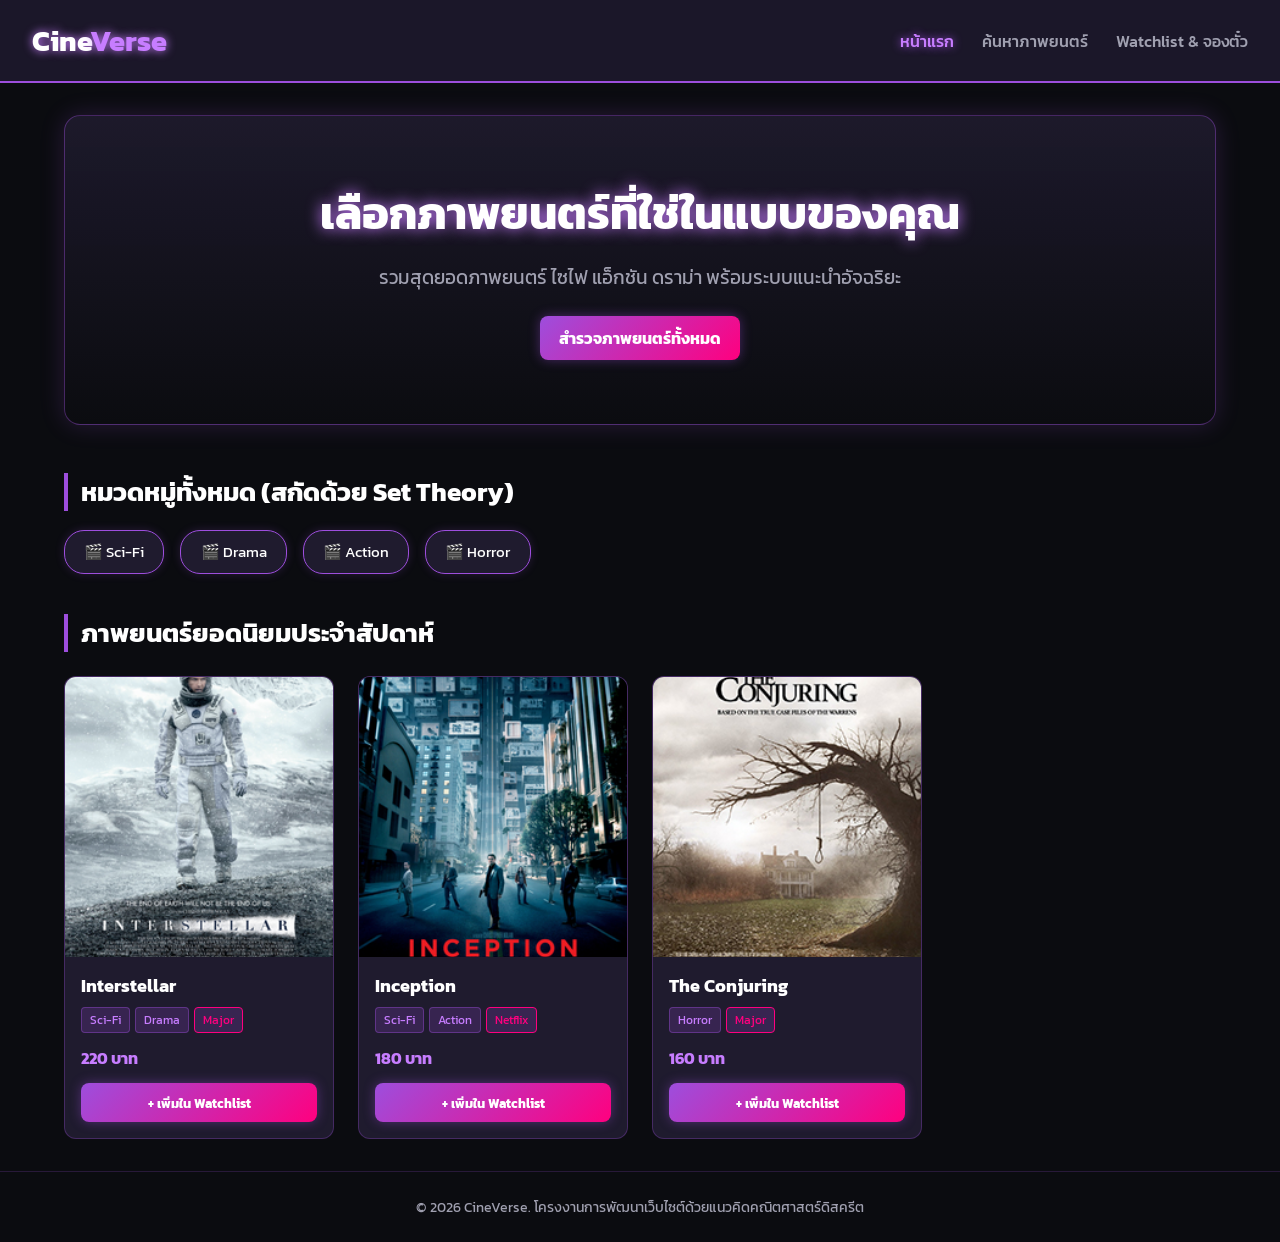
<file: index.html>
<!DOCTYPE html>
<html lang="th">
<head>
  <meta charset="UTF-8">
  <meta name="viewport" content="width=device-width, initial-scale=1.0">
  <title>CineVerse - ค้นพบภาพยนตร์ที่คุณชื่นชอบ</title>
  <link rel="stylesheet" href="style.css">
  <link rel="preconnect" href="https://fonts.googleapis.com">
  <link rel="preconnect" href="https://fonts.gstatic.com" crossorigin>
  <link href="https://fonts.googleapis.com/css2?family=Kanit:wght@300;400;600;700&display=swap" rel="stylesheet">
  <style>
    .hero {
      background: linear-gradient(180deg, rgba(31, 27, 46, 0.9), var(--bg-color)), url('https://images.unsplash.com/photo-1489599849927-2ee91cede3ba?w=1200&auto=format&fit=crop&q=80') center/cover;
      padding: 4rem 2rem;
      border-radius: 16px;
      text-align: center;
      margin-bottom: 3rem;
      border: 1px solid rgba(157, 78, 221, 0.4);
      box-shadow: 0 0 25px rgba(157, 78, 221, 0.2);
    }
    .hero h1 {
      font-size: 2.8rem;
      margin-bottom: 1rem;
      text-shadow: 0 0 15px var(--neon-glow);
    }
    .hero p {
      color: var(--text-sub);
      font-size: 1.2rem;
      margin-bottom: 1.5rem;
    }
    .category-container {
      display: flex;
      flex-wrap: wrap;
      gap: 1rem;
      margin-bottom: 2.5rem;
    }
    .cat-badge {
      background: var(--card-bg);
      border: 1px solid var(--neon-purple);
      padding: 0.6rem 1.2rem;
      border-radius: 20px;
      color: #fff;
      font-size: 0.95rem;
      box-shadow: 0 0 10px rgba(157, 78, 221, 0.2);
    }
    .section-title {
      font-size: 1.6rem;
      border-left: 4px solid var(--neon-purple);
      padding-left: 0.8rem;
      margin-bottom: 1.2rem;
    }
  </style>
</head>
<body>

  <header>
    <a href="index.html" class="logo">Cine<span>Verse</span></a>
    <nav>
      <a href="index.html" class="active">หน้าแรก</a>
      <a href="products.html">ค้นหาภาพยนตร์</a>
      <a href="checkout.html">Watchlist & จองตั๋ว</a>
    </nav>
  </header>

  <main class="container">
    <!-- Hero Banner -->
    <section class="hero">
      <h1>เลือกภาพยนตร์ที่ใช่ในแบบของคุณ</h1>
      <p>รวมสุดยอดภาพยนตร์ ไซไฟ แอ็กชัน ดราม่า พร้อมระบบแนะนำอัจฉริยะ</p>
      <a href="products.html" class="btn" style="text-decoration: none; display: inline-block;">สำรวจภาพยนตร์ทั้งหมด</a>
    </section>

    <!-- Discrete Math: Set of Categories -->
    <section>
      <h2 class="section-title">หมวดหมู่ทั้งหมด (สกัดด้วย Set Theory)</h2>
      <div id="categoryList" class="category-container">
        <!-- Render ผ่าน JS จาก new Set() -->
      </div>
    </section>

    <!-- หนังแนะนำเด่น -->
    <section>
      <h2 class="section-title">ภาพยนตร์ยอดนิยมประจำสัปดาห์</h2>
      <div id="featuredMovies" class="movie-grid">
        <!-- Render ผ่าน JS -->
      </div>
    </section>
  </main>

  <footer>
    <p>© 2026 CineVerse. โครงงานการพัฒนาเว็บไซต์ด้วยแนวคิดคณิตศาสตร์ดิสครีต</p>
  </footer>

  <script src="common.js"></script>
  <script src="home.js"></script>
</body>
</html>
</file>
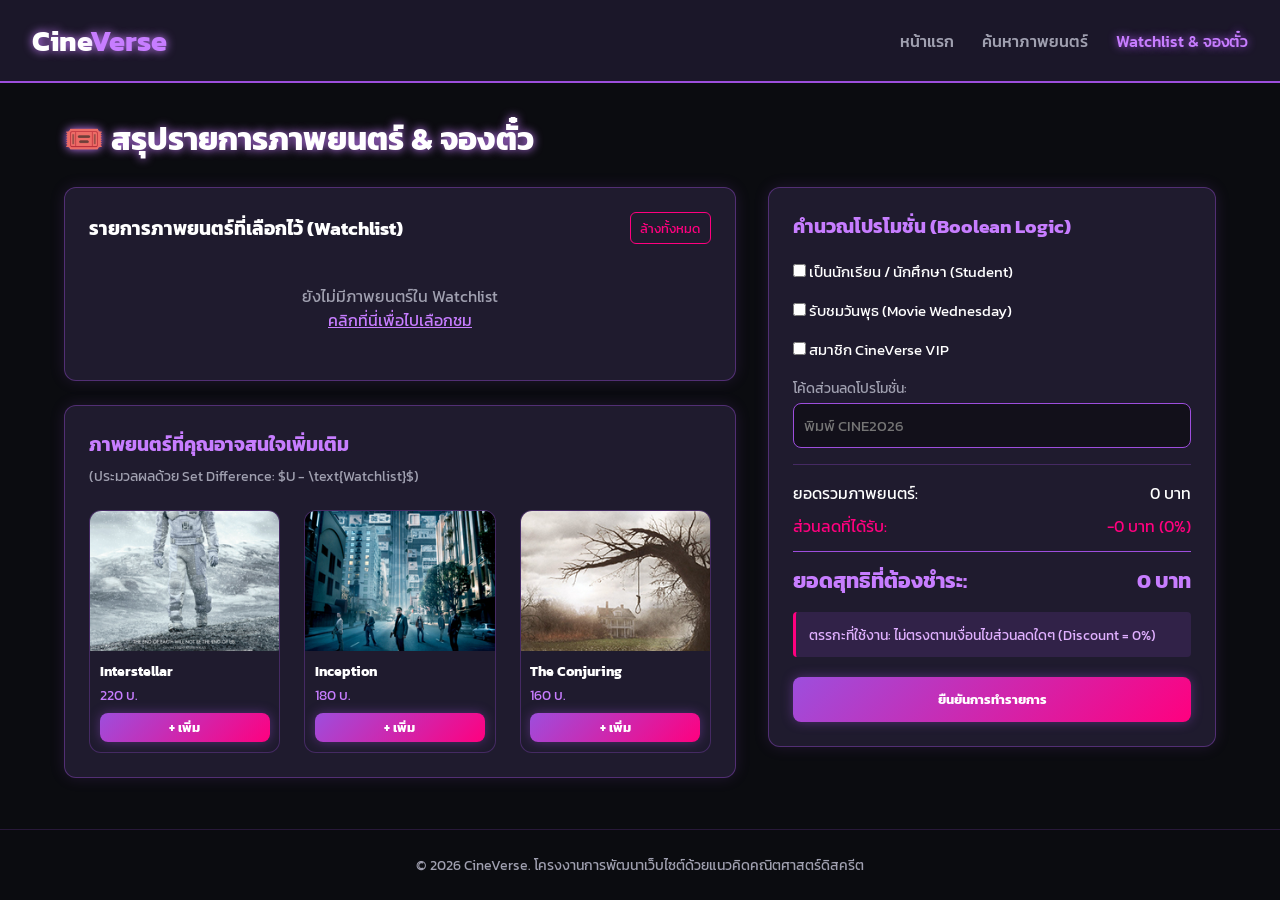
<file: checkout.html>
<!DOCTYPE html>
<html lang="th">
<head>
  <meta charset="UTF-8">
  <meta name="viewport" content="width=device-width, initial-scale=1.0">
  <title>CineVerse - รายการโปรด & คำนวณโปรโมชั่น</title>
  <link rel="stylesheet" href="style.css">
  <link rel="preconnect" href="https://fonts.googleapis.com">
  <link rel="preconnect" href="https://fonts.gstatic.com" crossorigin>
  <link href="https://fonts.googleapis.com/css2?family=Kanit:wght@300;400;600;700&display=swap" rel="stylesheet">
  <style>
    .checkout-layout {
      display: grid;
      grid-template-columns: 1.5fr 1fr;
      gap: 2rem;
    }
    @media (max-width: 768px) {
      .checkout-layout { grid-template-columns: 1fr; }
    }
    .panel {
      background: var(--card-bg);
      border: 1px solid rgba(157, 78, 221, 0.4);
      padding: 1.5rem;
      border-radius: 12px;
      box-shadow: 0 0 15px rgba(157, 78, 221, 0.15);
    }
    .watchlist-item {
      display: flex;
      justify-content: space-between;
      align-items: center;
      padding: 0.8rem 0;
      border-bottom: 1px solid rgba(157, 78, 221, 0.2);
    }
    .form-group {
      margin-bottom: 1rem;
    }
    .form-group label {
      display: block;
      margin-bottom: 0.3rem;
      font-size: 0.9rem;
      color: var(--text-sub);
    }
    .checkbox-label {
      display: flex;
      align-items: center;
      gap: 0.5rem;
      cursor: pointer;
      color: #fff !important;
      font-size: 0.95rem !important;
    }
    input[type="text"] {
      width: 100%;
      padding: 0.6rem;
      border-radius: 8px;
      border: 1px solid var(--neon-purple);
      background: #12101a;
      color: #fff;
      font-size: 0.95rem;
      outline: none;
    }
    .summary-row {
      display: flex;
      justify-content: space-between;
      margin: 0.6rem 0;
      font-size: 1rem;
    }
    .total-row {
      font-size: 1.3rem;
      font-weight: bold;
      color: var(--neon-glow);
      border-top: 1px solid var(--neon-purple);
      padding-top: 0.8rem;
      margin-top: 0.8rem;
    }
    .logic-box {
      margin-top: 1rem;
      padding: 0.8rem;
      background: rgba(157, 78, 221, 0.15);
      border-left: 3px solid var(--accent-pink);
      border-radius: 4px;
      font-size: 0.85rem;
      color: #e0b0ff;
    }
  </style>
</head>
<body>

  <header>
    <a href="index.html" class="logo">Cine<span>Verse</span></a>
    <nav>
      <a href="index.html">หน้าแรก</a>
      <a href="products.html">ค้นหาภาพยนตร์</a>
      <a href="checkout.html" class="active">Watchlist & จองตั๋ว</a>
    </nav>
  </header>

  <main class="container">
    <h1 style="margin-bottom: 1.5rem; text-shadow: 0 0 10px var(--neon-glow);">🎟️ สรุปรายการภาพยนตร์ & จองตั๋ว</h1>

    <div class="checkout-layout">
      <!-- ฝั่งซ้าย: Watchlist + ภาพยนตร์แนะนำเพิ่มเติม (Set Difference) -->
      <div>
        <div class="panel" style="margin-bottom: 1.5rem;">
          <div style="display: flex; justify-content: space-between; align-items: center; margin-bottom: 1rem;">
            <h3>รายการภาพยนตร์ที่เลือกไว้ (Watchlist)</h3>
            <button onclick="clearWatchlist()" style="background: transparent; border: 1px solid var(--accent-pink); color: var(--accent-pink); padding: 0.3rem 0.6rem; border-radius: 6px; cursor: pointer;">ล้างทั้งหมด</button>
          </div>
          <div id="watchlistContainer"></div>
        </div>

        <!-- Discrete Math: Set Difference -->
        <div class="panel">
          <h3 style="color: var(--neon-glow); margin-bottom: 0.5rem;">ภาพยนตร์ที่คุณอาจสนใจเพิ่มเติม</h3>
          <p style="font-size: 0.85rem; color: var(--text-sub); margin-bottom: 1rem;">
            (ประมวลผลด้วย Set Difference: $U - \text{Watchlist}$)
          </p>
          <div id="recommendedContainer" class="movie-grid" style="grid-template-columns: repeat(auto-fill, minmax(180px, 1fr));"></div>
        </div>
      </div>

      <!-- ฝั่งขวา: คำนวณส่วนลดด้วย Boolean Logic / If-Else -->
      <div>
        <div class="panel">
          <h3 style="margin-bottom: 1.2rem; color: var(--neon-glow);">คำนวณโปรโมชั่น (Boolean Logic)</h3>

          <div class="form-group">
            <label class="checkbox-label">
              <input type="checkbox" id="studentCheck" onchange="calculateTotal()">
              เป็นนักเรียน / นักศึกษา (Student)
            </label>
          </div>

          <div class="form-group">
            <label class="checkbox-label">
              <input type="checkbox" id="wednesdayCheck" onchange="calculateTotal()">
              รับชมวันพุธ (Movie Wednesday)
            </label>
          </div>

          <div class="form-group">
            <label class="checkbox-label">
              <input type="checkbox" id="vipCheck" onchange="calculateTotal()">
              สมาชิก CineVerse VIP
            </label>
          </div>

          <div class="form-group">
            <label>โค้ดส่วนลดโปรโมชั่น:</label>
            <input type="text" id="couponCode" placeholder="พิมพ์ CINE2026" oninput="calculateTotal()">
          </div>

          <hr style="border: none; border-top: 1px solid rgba(157, 78, 221, 0.3); margin: 1rem 0;">

          <!-- สรุปยอดเงิน -->
          <div class="summary-row">
            <span>ยอดรวมภาพยนตร์:</span>
            <span id="subtotalDisplay">0 บาท</span>
          </div>
          <div class="summary-row" style="color: var(--accent-pink);">
            <span>ส่วนลดที่ได้รับ:</span>
            <span id="discountDisplay">-0 บาท</span>
          </div>
          <div class="summary-row total-row">
            <span>ยอดสุทธิที่ต้องชำระ:</span>
            <span id="finalTotalDisplay">0 บาท</span>
          </div>

          <!-- กล่องอธิบายตรรกะทางคณิตศาสตร์ -->
          <div id="logicExplanation" class="logic-box">
            ตรรกะที่ใช้งาน: ยังไม่มีเงื่อนไขโปรโมชั่นที่ตรงกัน
          </div>

          <button class="btn" style="width: 100%; margin-top: 1.2rem; padding: 0.8rem;" onclick="confirmOrder()">ยืนยันการทำรายการ</button>
        </div>
      </div>
    </div>
  </main>

  <footer>
    <p>© 2026 CineVerse. โครงงานการพัฒนาเว็บไซต์ด้วยแนวคิดคณิตศาสตร์ดิสครีต</p>
  </footer>

  <script src="common.js"></script>
  <script src="checkout.js"></script>
</body>
</html>
</file>
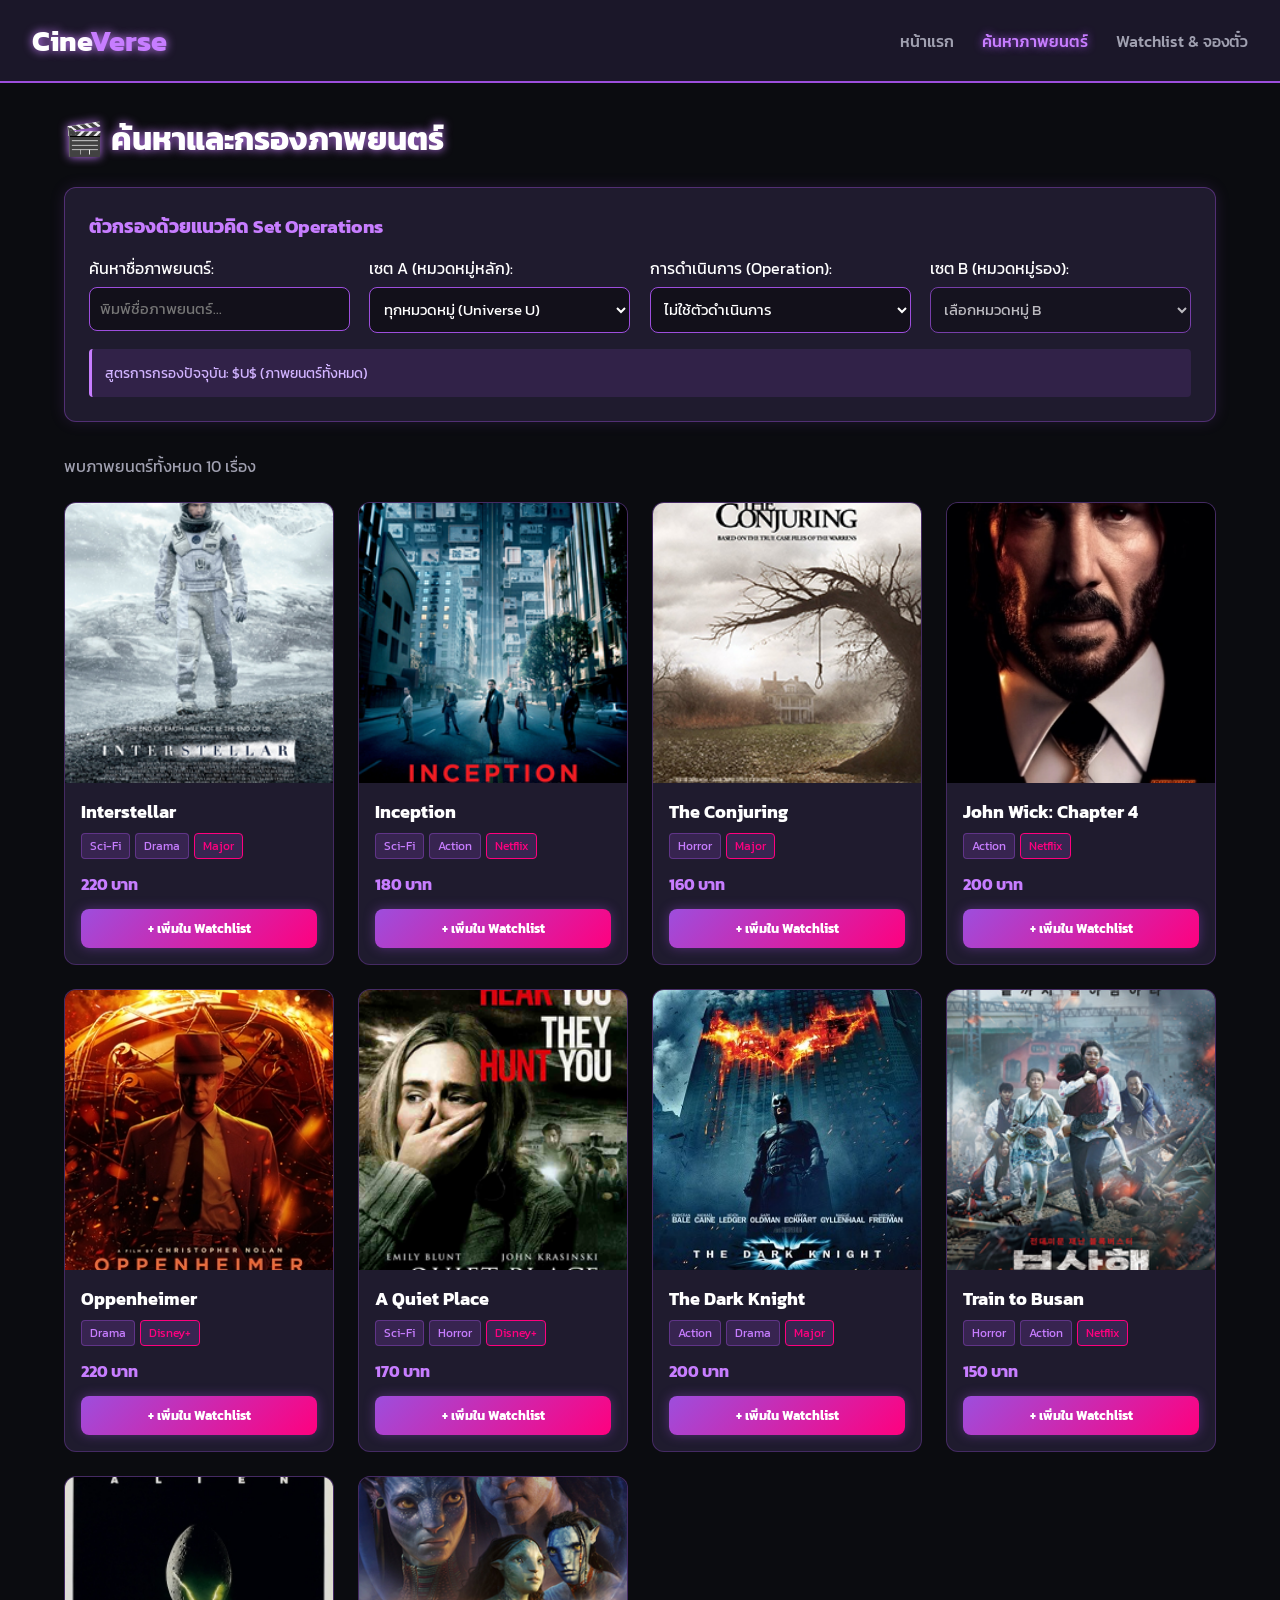
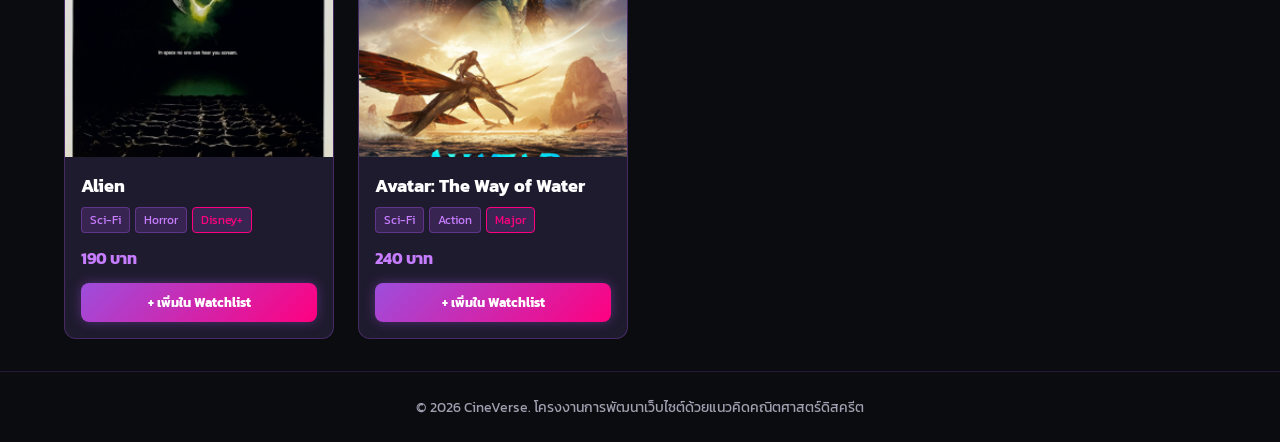
<file: products.html>
<!DOCTYPE html>
<html lang="th">
<head>
  <meta charset="UTF-8">
  <meta name="viewport" content="width=device-width, initial-scale=1.0">
  <title>CineVerse - ค้นหาและกรองภาพยนตร์</title>
  <link rel="stylesheet" href="style.css">
  <link rel="preconnect" href="https://fonts.googleapis.com">
  <link rel="preconnect" href="https://fonts.gstatic.com" crossorigin>
  <link href="https://fonts.googleapis.com/css2?family=Kanit:wght@300;400;600;700&display=swap" rel="stylesheet">
  <style>
    .filter-box {
      background: var(--card-bg);
      border: 1px solid rgba(157, 78, 221, 0.4);
      padding: 1.5rem;
      border-radius: 12px;
      margin-bottom: 2rem;
      box-shadow: 0 0 15px rgba(157, 78, 221, 0.15);
    }
    .filter-grid {
      display: grid;
      grid-template-columns: repeat(auto-fit, minmax(200px, 1fr));
      gap: 1.2rem;
      margin-top: 1rem;
    }
    .filter-item {
      display: flex;
      flex-direction: column;
      gap: 0.4rem;
    }
    select, input[type="text"] {
      padding: 0.6rem;
      border-radius: 8px;
      border: 1px solid var(--neon-purple);
      background: #12101a;
      color: #fff;
      font-size: 0.95rem;
      outline: none;
    }
    .math-info {
      margin-top: 1rem;
      padding: 0.8rem;
      background: rgba(157, 78, 221, 0.15);
      border-left: 3px solid var(--neon-glow);
      border-radius: 4px;
      font-size: 0.9rem;
      color: #d1b3ff;
    }
  </style>
</head>
<body>

  <header>
    <a href="index.html" class="logo">Cine<span>Verse</span></a>
    <nav>
      <a href="index.html">หน้าแรก</a>
      <a href="products.html" class="active">ค้นหาภาพยนตร์</a>
      <a href="checkout.html">Watchlist & จองตั๋ว</a>
    </nav>
  </header>

  <main class="container">
    <h1 style="margin-bottom: 1.5rem; text-shadow: 0 0 10px var(--neon-glow);">🎬 ค้นหาและกรองภาพยนตร์</h1>

    <!-- กล่องตัวกรองแบบ Set Operations -->
    <div class="filter-box">
      <h3 style="color: var(--neon-glow);">ตัวกรองด้วยแนวคิด Set Operations</h3>
      <div class="filter-grid">
        <div class="filter-item">
          <label>ค้นหาชื่อภาพยนตร์:</label>
          <input type="text" id="searchInput" placeholder="พิมพ์ชื่อภาพยนตร์...">
        </div>
        <div class="filter-item">
          <label>เซต A (หมวดหมู่หลัก):</label>
          <select id="setASelect">
            <option value="ALL">ทุกหมวดหมู่ (Universe U)</option>
            <option value="Sci-Fi">Sci-Fi</option>
            <option value="Action">Action</option>
            <option value="Horror">Horror</option>
            <option value="Drama">Drama</option>
          </select>
        </div>
        <div class="filter-item">
          <label>การดำเนินการ (Operation):</label>
          <select id="operationSelect">
            <option value="NONE">ไม่ใช้ตัวดำเนินการ</option>
            <option value="INTERSECTION">Intersection (A ∩ B) - มีทั้งคู่</option>
            <option value="UNION">Union (A ∪ B) - มีอย่างใดอย่างหนึ่ง</option>
            <option value="DIFFERENCE">Difference (A - B) - มี A แต่ไม่มี B</option>
          </select>
        </div>
        <div class="filter-item">
          <label>เซต B (หมวดหมู่รอง):</label>
          <select id="setBSelect" disabled>
            <option value="ALL">เลือกหมวดหมู่ B</option>
            <option value="Sci-Fi">Sci-Fi</option>
            <option value="Action">Action</option>
            <option value="Horror">Horror</option>
            <option value="Drama">Drama</option>
          </select>
        </div>
      </div>
      <div id="mathExplanation" class="math-info">
        สูตรการกรองปัจจุบัน: $U$ (แสดงรายการภาพยนตร์ทั้งหมด)
      </div>
    </div>

    <!-- รายการภาพยนตร์หลังกรอง -->
    <div id="movieCount" style="color: var(--text-sub); margin-bottom: 1rem;"></div>
    <div id="moviesContainer" class="movie-grid">
      <!-- Render ผ่าน JS -->
    </div>
  </main>

  <footer>
    <p>© 2026 CineVerse. โครงงานการพัฒนาเว็บไซต์ด้วยแนวคิดคณิตศาสตร์ดิสครีต</p>
  </footer>

  <script src="common.js"></script>
  <script src="products.js"></script>
</body>
</html>
</file>
<file: style.css>
:root {
  --bg-color: #0b0c10;
  --card-bg: #1f1b2e;
  --neon-purple: #9d4edd;
  --neon-glow: #c77dff;
  --text-main: #ffffff;
  --text-sub: #a0a0b0;
  --accent-pink: #ff007f;
}

* {
  box-sizing: border-box;
  margin: 0;
  padding: 0;
  font-family: 'Kanit', sans-serif, -apple-system;
}

body {
  background-color: var(--bg-color);
  color: var(--text-main);
  min-height: 100vh;
  display: flex;
  flex-direction: column;
}

header {
  display: flex;
  justify-content: space-between;
  align-items: center;
  padding: 1.2rem 2rem;
  background: rgba(31, 27, 46, 0.85);
  backdrop-filter: blur(10px);
  border-bottom: 2px solid var(--neon-purple);
  position: sticky;
  top: 0;
  z-index: 100;
}

.logo {
  font-size: 1.8rem;
  font-weight: bold;
  color: #fff;
  text-shadow: 0 0 10px var(--neon-glow);
  text-decoration: none;
}

.logo span {
  color: var(--neon-glow);
}

nav a {
  color: var(--text-sub);
  text-decoration: none;
  margin-left: 1.5rem;
  font-weight: 500;
  transition: 0.3s;
}

nav a:hover, nav a.active {
  color: var(--neon-glow);
  text-shadow: 0 0 8px var(--neon-purple);
}

.container {
  width: 90%;
  max-width: 1200px;
  margin: 2rem auto;
  flex: 1;
}

.btn {
  background: linear-gradient(135deg, var(--neon-purple), var(--accent-pink));
  color: white;
  border: none;
  padding: 0.6rem 1.2rem;
  border-radius: 8px;
  cursor: pointer;
  font-weight: bold;
  box-shadow: 0 0 12px rgba(157, 78, 221, 0.4);
  transition: 0.2s;
}

.btn:hover {
  transform: translateY(-2px);
  box-shadow: 0 0 18px rgba(199, 125, 255, 0.7);
}

.movie-grid {
  display: grid;
  grid-template-columns: repeat(auto-fill, minmax(220px, 1fr));
  gap: 1.5rem;
  margin-top: 1.5rem;
}

.movie-card {
  background: var(--card-bg);
  border: 1px solid rgba(157, 78, 221, 0.3);
  border-radius: 12px;
  overflow: hidden;
  display: flex;
  flex-direction: column;
  transition: 0.3s;
}

.movie-card:hover {
  transform: translateY(-5px);
  border-color: var(--neon-glow);
  box-shadow: 0 5px 15px rgba(157, 78, 221, 0.3);
}

.movie-card img {
  width: 100%;
  height: 280px;
  object-fit: cover;
}

.movie-card-body {
  padding: 1rem;
  display: flex;
  flex-direction: column;
  flex: 1;
}

.movie-title {
  font-size: 1.1rem;
  margin-bottom: 0.5rem;
  color: #fff;
}

.tags {
  display: flex;
  flex-wrap: wrap;
  gap: 0.3rem;
  margin-bottom: 0.8rem;
}

.tag {
  background: rgba(157, 78, 221, 0.2);
  color: var(--neon-glow);
  font-size: 0.75rem;
  padding: 0.2rem 0.5rem;
  border-radius: 4px;
  border: 1px solid rgba(157, 78, 221, 0.4);
}

footer {
  text-align: center;
  padding: 1.5rem;
  border-top: 1px solid rgba(157, 78, 221, 0.2);
  color: var(--text-sub);
  font-size: 0.9rem;
}
</file>
